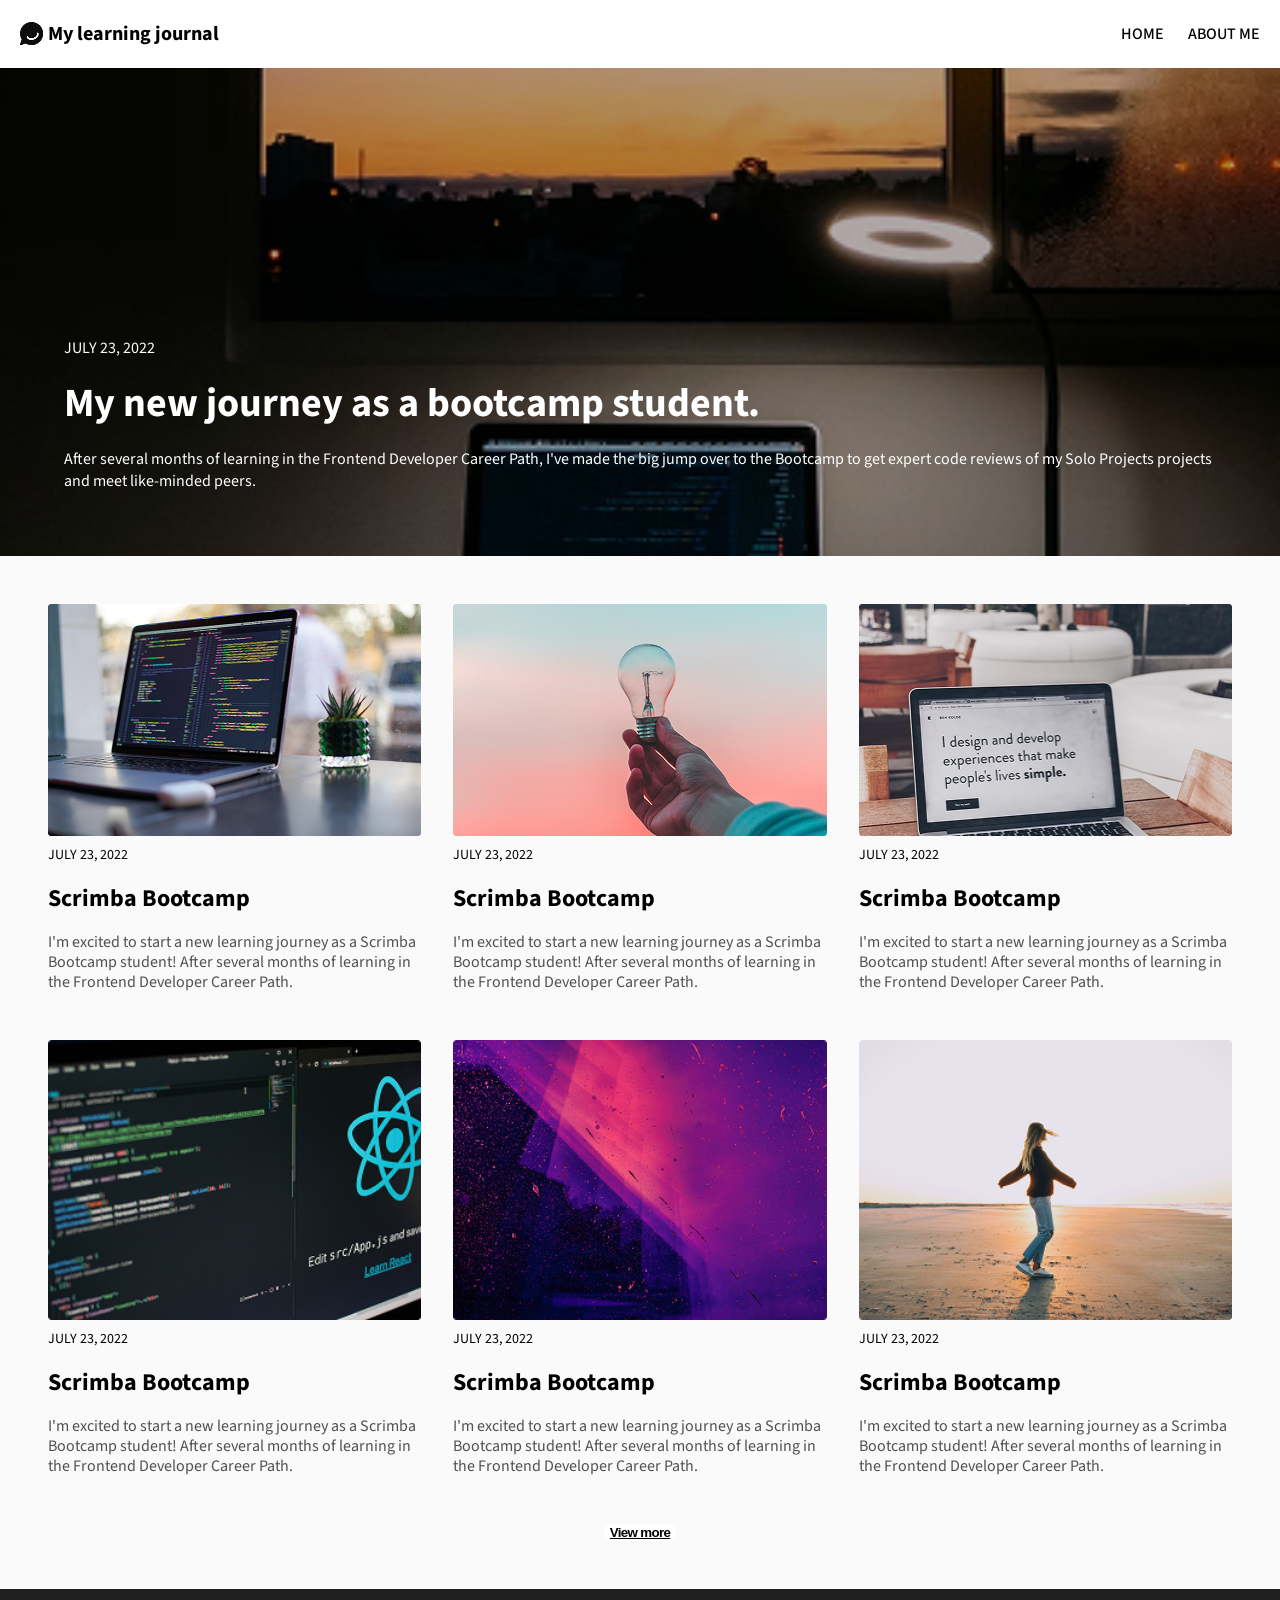
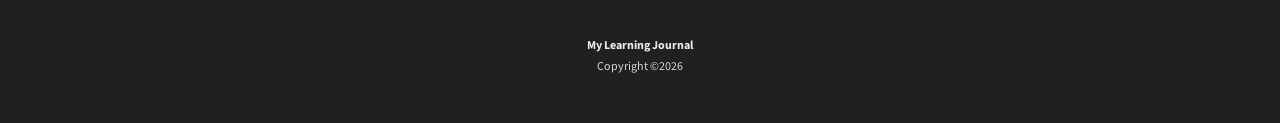
<file: index.html>
<html>

<head>
    <meta name="viewport" content="width=device-width, initial-scale=1.0">
    <link rel="preconnect" href="https://fonts.googleapis.com">
    <link rel="preconnect" href="https://fonts.gstatic.com" crossorigin>
    <link href="https://fonts.googleapis.com/css2?family=Source+Sans+3:ital,wght@0,200..900;1,200..900&display=swap"
        rel="stylesheet">
    <title>My Learning Journal</title>
    <link rel="stylesheet" href="css/style.css">
</head>

<body>
    <header>
        <img src="images/logo.png" alt="black message bubble">
        <h1>My learning journal</h1>
        <nav>
            <ul>
                 <li><a href="index.html">home</a></li>
                <li><a href="aboutme.html">about me</a></li>
            </ul>
        </nav>
    </header>
    <a  href="/blog.html">
    <div class="hero">
        <p class="date">JULY 23, 2022</p>
        <h2>My new journey as a bootcamp student.</h2>
        <p>After several months of learning in the Frontend Developer Career Path, I've made the big jump over to the Bootcamp to get expert code reviews of my Solo Projects projects and meet like-minded peers.</p>
    </div>
    </a>
    <div class="content">
        <article>
            <img src="images/article-image-03.png" alt="laptop on the desk with code editor open">
            <p class="date">JULY 23, 2022<p>
            <p class="article-title">Scrimba Bootcamp</p>
            <p class="article-content">I'm excited to start a new learning journey as a Scrimba Bootcamp student! After several months of learning in the Frontend Developer Career Path.</p>
        </article>
        <article>
            <img src="images/article-image-02.png" alt="a hand holding a light bulb whith sunset in the background">
            <p class="date">JULY 23, 2022<p>
            <p class="article-title">Scrimba Bootcamp</p>
            <p class="article-content">I'm excited to start a new learning journey as a Scrimba Bootcamp student! After several months of learning in the Frontend Developer Career Path.</p>
        </article>
        <article>
            <img src="images/article-image-01.png" alt="laptop on the desk with quote 'I design and develop experiences that make people's lives simple' open">
            <p class="date">JULY 23, 2022<p>
            <p class="article-title">Scrimba Bootcamp</p>
            <p class="article-content">I'm excited to start a new learning journey as a Scrimba Bootcamp student! After several months of learning in the Frontend Developer Career Path.</p>
        </article>
         <article>
            <img src="images/blog-image-04.png" alt="laptop on the desk with code editor open">
            <p class="date">JULY 23, 2022<p>
            <p class="article-title">Scrimba Bootcamp</p>
            <p class="article-content">I'm excited to start a new learning journey as a Scrimba Bootcamp student! After several months of learning in the Frontend Developer Career Path.</p>
        </article>
        <article>
            <img src="images/blog-image-05.png" alt="a hand holding a light bulb whith sunset in the background">
            <p class="date">JULY 23, 2022<p>
            <p class="article-title">Scrimba Bootcamp</p>
            <p class="article-content">I'm excited to start a new learning journey as a Scrimba Bootcamp student! After several months of learning in the Frontend Developer Career Path.</p>
        </article>
        <article>
            <img src="images/blog-image-06.png" alt="laptop on the desk with quote 'I design and develop experiences that make people's lives simple' open">
            <p class="date">JULY 23, 2022<p>
            <p class="article-title">Scrimba Bootcamp</p>
            <p class="article-content">I'm excited to start a new learning journey as a Scrimba Bootcamp student! After several months of learning in the Frontend Developer Career Path.</p>
        </article>
        <button class="view-more-btn">View more</button>
    </div>
    <footer>
        <p>My Learning Journal</p>
        <span>Copyright &#169;2026</span>
    </footer>
</body>

</html>
</file>
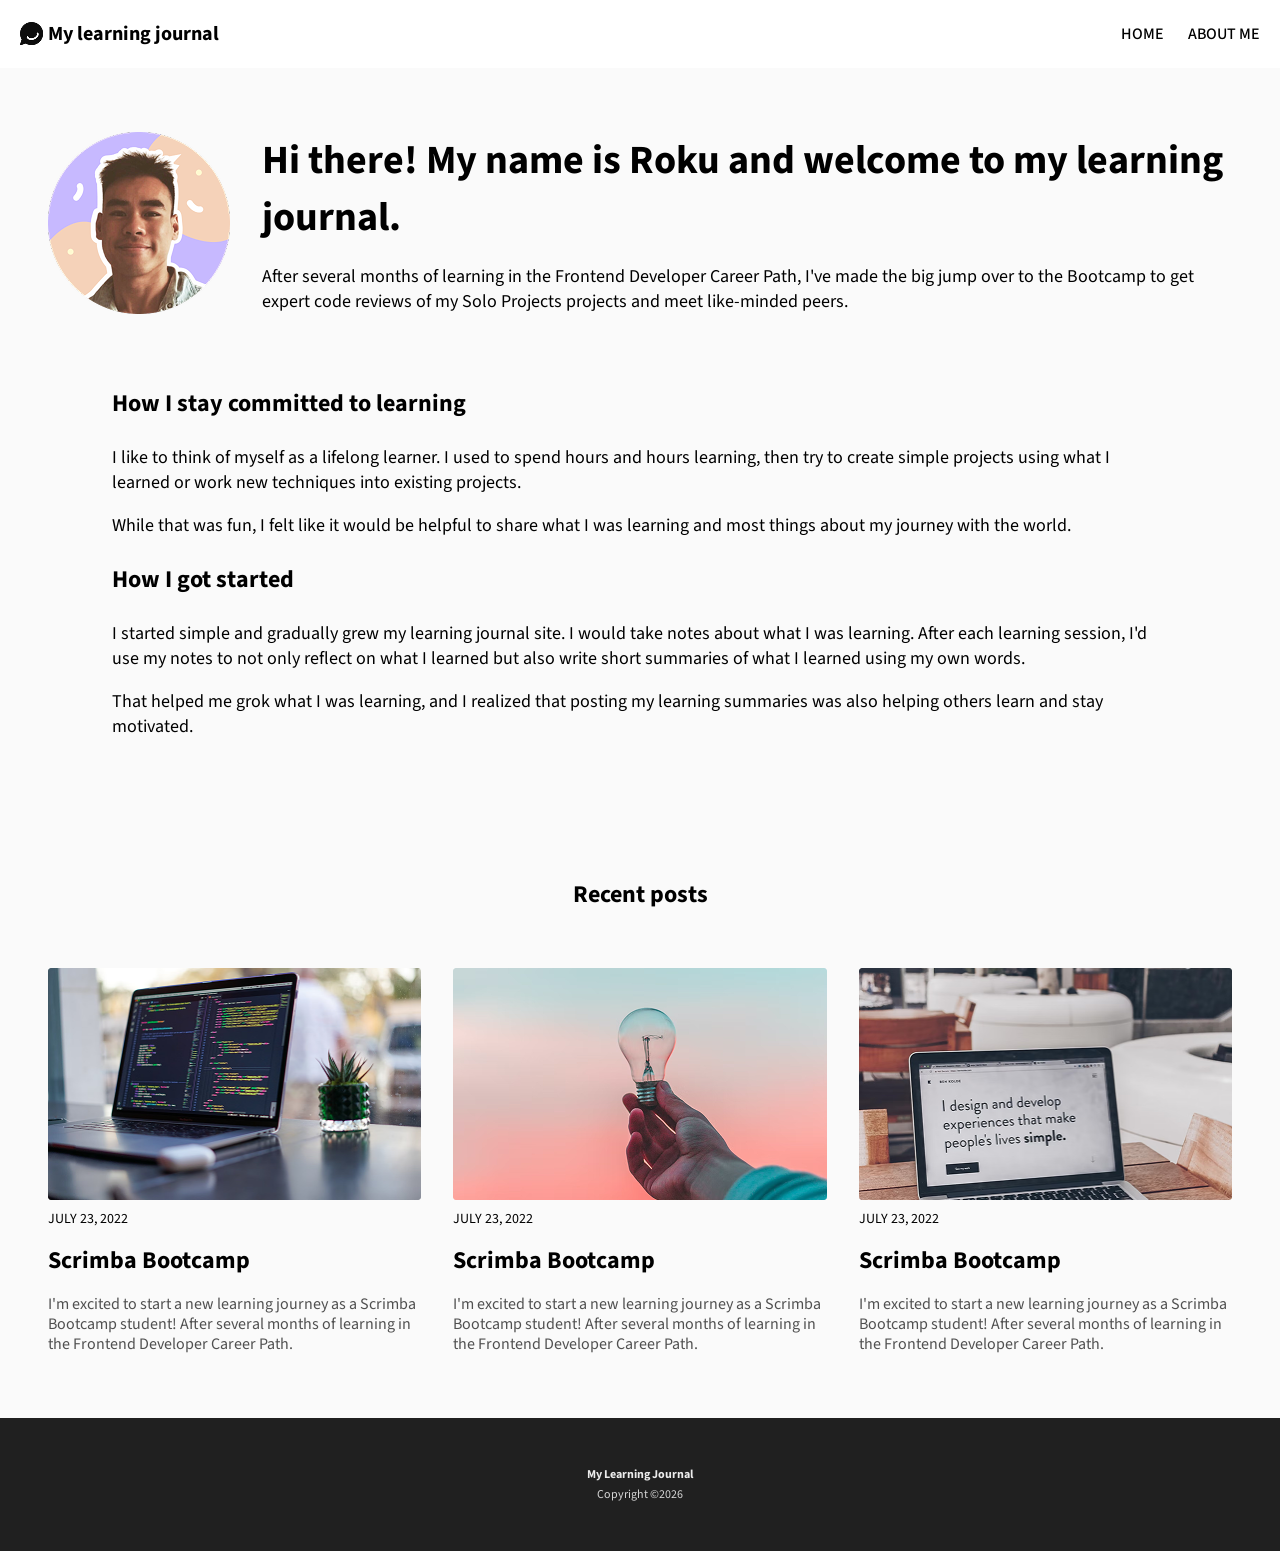
<file: aboutme.html>
<html>

<head>
    <meta name="viewport" content="width=device-width, initial-scale=1.0">
    <link rel="preconnect" href="https://fonts.googleapis.com">
    <link rel="preconnect" href="https://fonts.gstatic.com" crossorigin>
    <link href="https://fonts.googleapis.com/css2?family=Source+Sans+3:ital,wght@0,200..900;1,200..900&display=swap"
        rel="stylesheet">
    <title>My Learning Journal</title>
    <link rel="stylesheet" href="css/style.css">
</head>

<body>
    <header>
        <img src="images/logo.png" alt="black message bubble">
        <h1>My learning journal</h1>
        <nav>
            <ul>
                <li><a href="index.html">home</a></li>
                <li><a href="aboutme.html">about me</a></li>
            </ul>
        </nav>
    </header>

    <section class="aboutme">
        <div class="wrapper">
        <img src="images/avatar.png" alt="Roku">
        <div class="desc">
        <h2>Hi there! My name is Roku and welcome to my learning journal.</h2>
         <p class="featuring-article-content"> After several months of learning in the Frontend Developer Career Path,
            I've made the big jump over to the Bootcamp to get expert code reviews of my Solo Projects projects and meet
            like-minded peers.</p>
            </div>
        </div>
        
        <div class="aboutme-content">
    
        <p class="featuring-article-heading">How I stay committed to learning</p>
        <p class="featuring-article-content">I like to think of myself as a lifelong learner. I used to spend hours and
            hours learning, then try to create simple projects using what I learned or work new techniques into existing
            projects.</p>
        <p class="featuring-article-content"> While that was fun, I felt like it would be helpful to share what I was
            learning and most things about my journey with the world.</p>
        <p class="featuring-article-heading">How I got started</p>
        <p class="featuring-article-content"> I started simple and gradually grew my learning journal site. I would take
            notes about what I was learning. After each learning session, I'd use my notes to not only reflect on what I
            learned but also write short summaries of what I learned using my own words.</p>
        <p class="featuring-article-content"> That helped me grok what I was learning, and I realized that posting my
            learning summaries was also helping others learn and stay motivated.</p>
            </div>
        
    </section>
    

    <div class="content">
        
        <h3 class="center">Recent posts</h3>
        <article>
            <img src="images/article-image-03.png" alt="laptop on the desk with code editor open">
            <p class="date">JULY 23, 2022</p>
            <p class="article-title">Scrimba Bootcamp</p>
            <p class="article-content">I'm excited to start a new learning journey as a Scrimba Bootcamp student! After
                several months of learning in the Frontend Developer Career Path.</p>
        </article>
        <article>
            <img src="images/article-image-02.png" alt="a hand holding a light bulb whith sunset in the background">
            <p class="date">JULY 23, 2022
            </p>
            <p class="article-title">Scrimba Bootcamp</p>
            <p class="article-content">I'm excited to start a new learning journey as a Scrimba Bootcamp student! After
                several months of learning in the Frontend Developer Career Path.</p>
        </article>
        <article>
            <img src="images/article-image-01.png" alt="laptop on the desk with quote 'I design and develop experiences that make people's lives simple' open">
            <p class="date">JULY 23, 2022
            </p>
            <p class="article-title">Scrimba Bootcamp</p>
            <p class="article-content">I'm excited to start a new learning journey as a Scrimba Bootcamp student! After
                several months of learning in the Frontend Developer Career Path.</p>
        </article>

    </div>
    <footer>
        <p>My Learning Journal</p>
        <span>Copyright &#169;2026</span>
    </footer>
</body>

</html>
</file>
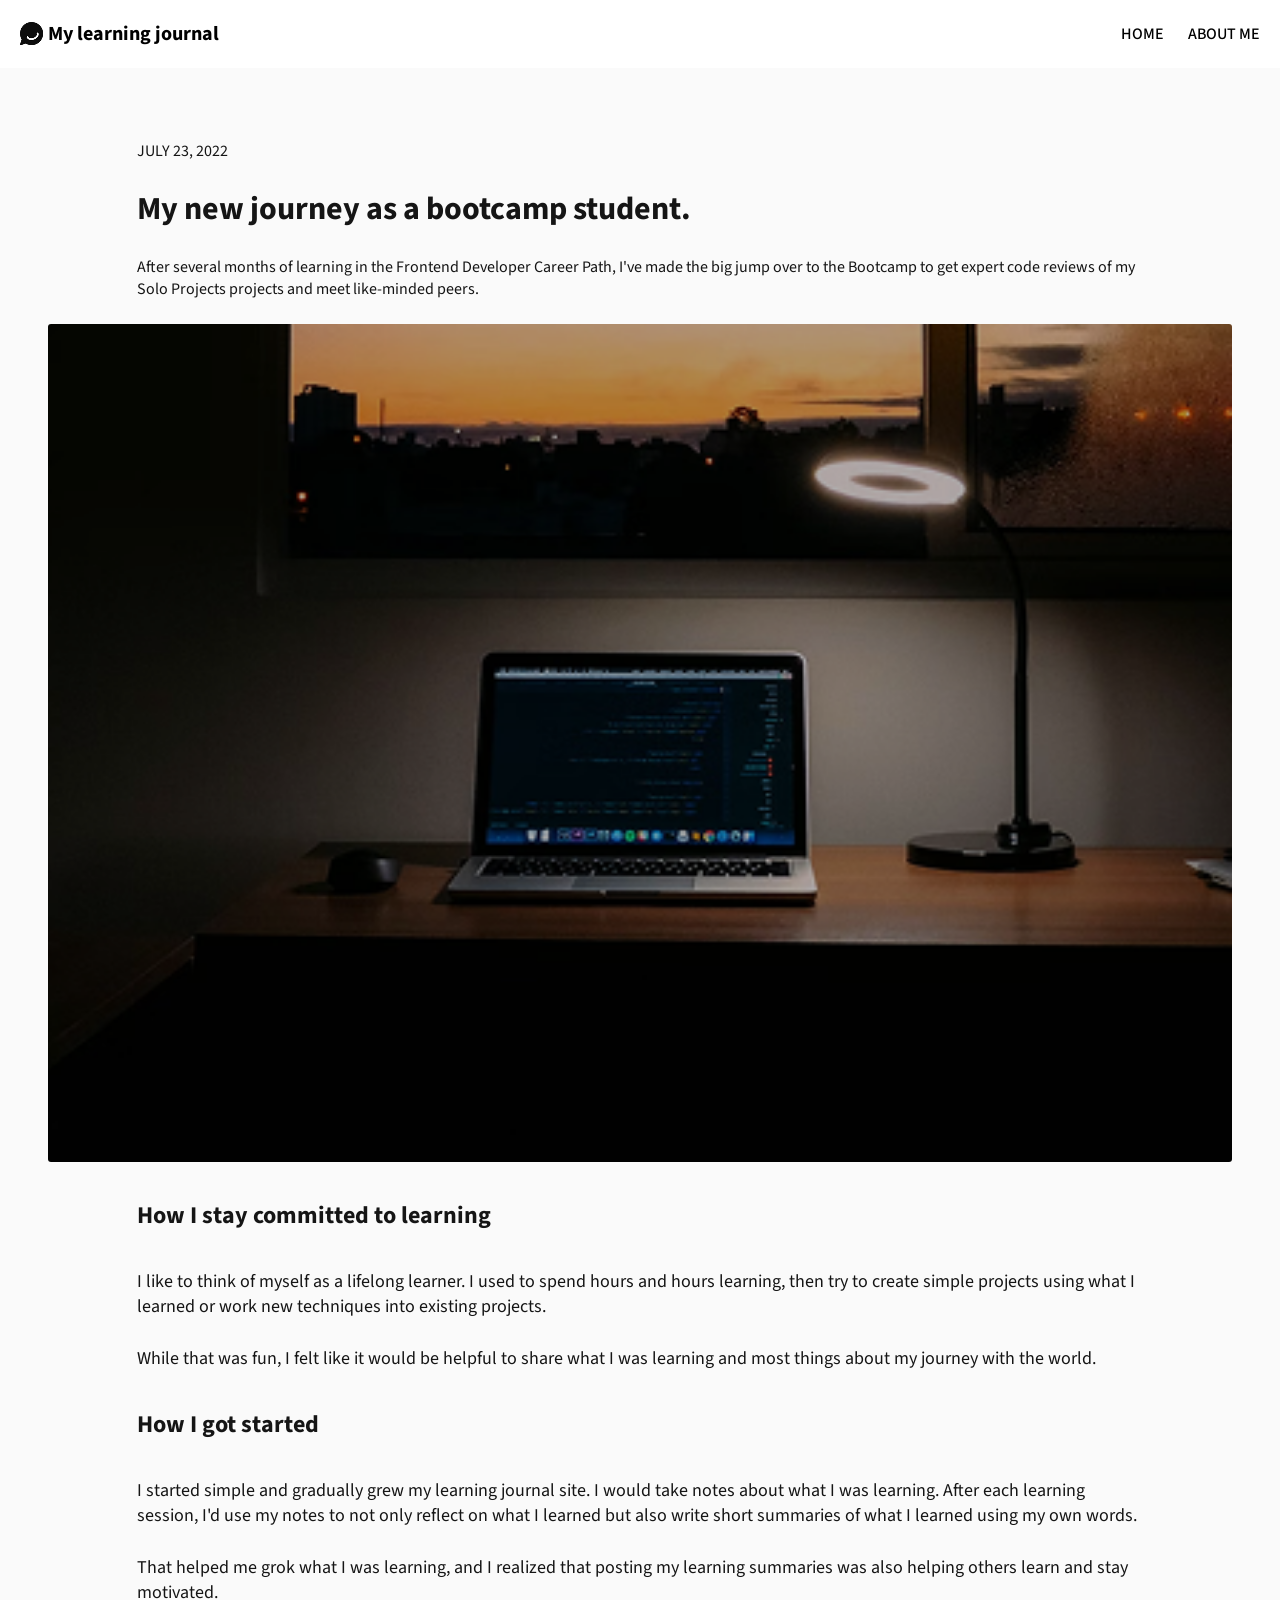
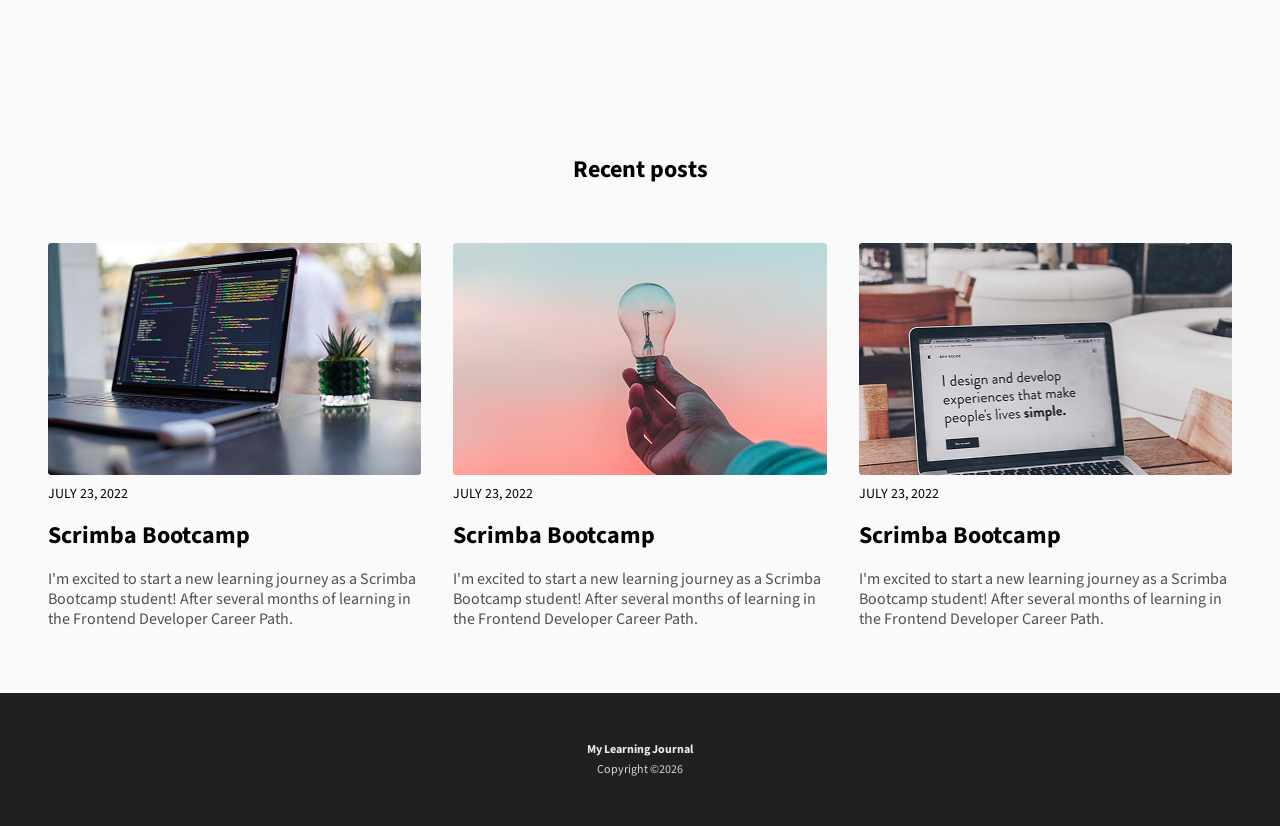
<file: blog.html>
<html>

<head>
    <meta name="viewport" content="width=device-width, initial-scale=1.0">
    <link rel="preconnect" href="https://fonts.googleapis.com">
    <link rel="preconnect" href="https://fonts.gstatic.com" crossorigin>
    <link href="https://fonts.googleapis.com/css2?family=Source+Sans+3:ital,wght@0,200..900;1,200..900&display=swap"
        rel="stylesheet">
    <title>My Learning Journal</title>
    <link rel="stylesheet" href="css/style.css">
</head>

<body>
    <header>
        <img src="images/logo.png" alt="black message bubble">
        <h1>My learning journal</h1>
        <nav>
            <ul>
                <li><a href="index.html">home</a></li>
                <li><a href="aboutme.html">about me</a></li>
            </ul>
        </nav>
    </header>

    <article class="featuring-article">
        <p class="featuring-article-date">JULY 23, 2022</p>
        <p class="featuring-article-title">My new journey as a bootcamp student.</p>
        <p class="featuring-article-content"> After several months of learning in the Frontend Developer Career Path,
            I've made the big jump over to the Bootcamp to get expert code reviews of my Solo Projects projects and meet
            like-minded peers.</p>
        <img src="images/article-image-hero.png" alt="laptop on the desk with code editor open. Lighting is ambient and there is view on the sunset in the city through the window over the desk">

        <p class="featuring-article-heading">How I stay committed to learning</p>
        <p class="featuring-article-content">I like to think of myself as a lifelong learner. I used to spend hours and
            hours learning, then try to create simple projects using what I learned or work new techniques into existing
            projects.</p>
        <p class="featuring-article-content"> While that was fun, I felt like it would be helpful to share what I was
            learning and most things about my journey with the world.</p>
        <p class="featuring-article-heading">How I got started</p>
        <p class="featuring-article-content"> I started simple and gradually grew my learning journal site. I would take
            notes about what I was learning. After each learning session, I'd use my notes to not only reflect on what I
            learned but also write short summaries of what I learned using my own words.</p>
        <p class="featuring-article-content"> That helped me grok what I was learning, and I realized that posting my
            learning summaries was also helping others learn and stay motivated.</p>

    </article>

    <div class="content">
        
        <h3 class="center">Recent posts</h3>
        <article>
            <img src="images/article-image-03.png" alt="laptop on the desk with code editor open">
            <p class="date">JULY 23, 2022</p>
            <p class="article-title">Scrimba Bootcamp</p>
            <p class="article-content">I'm excited to start a new learning journey as a Scrimba Bootcamp student! After
                several months of learning in the Frontend Developer Career Path.</p>
        </article>
        <article>
            <img src="images/article-image-02.png" alt="a hand holding a light bulb whith sunset in the background">
            <p class="date">JULY 23, 2022
            </p>
            <p class="article-title">Scrimba Bootcamp</p>
            <p class="article-content">I'm excited to start a new learning journey as a Scrimba Bootcamp student! After
                several months of learning in the Frontend Developer Career Path.</p>
        </article>
        <article>
            <img src="images/article-image-01.png" alt="laptop on the desk with quote 'I design and develop experiences that make people's lives simple' open">
            <p class="date">JULY 23, 2022
            </p>
            <p class="article-title">Scrimba Bootcamp</p>
            <p class="article-content">I'm excited to start a new learning journey as a Scrimba Bootcamp student! After
                several months of learning in the Frontend Developer Career Path.</p>
        </article>

    </div>
    <footer>
        <p>My Learning Journal</p>
        <span>Copyright &#169;2026</span>
    </footer>
</body>

</html>
</file>
<file: css/style.css>
*{
    box-sizing: border-box;
}
html, 
body {
    margin: 0;
    padding: 0;
    font-family: "Source Sans 3", sans-serif;
}
body {
    min-height: 100vh;
    display: flex;
    flex-direction: column;
    background-color: #FAFAFA;
    
}
header{
  display: flex;
  align-items: center; 
  padding: 1.25em;
  gap:0.25em ;
  background-color: #fff;
}
h1{
    margin: 0;
    font-size: 0.875rem;
    cursor: pointer;
}

nav {
    margin-left: auto;
}

ul {
    margin: 0;
    padding: 0;
    list-style-type: none;
    display: flex;
    gap: 1.5em;
}
li{
    text-transform: uppercase;
    font-size: 0.75rem;
    font-weight: 500;
}
a {
    text-decoration: none;
    color: inherit;
}
li:hover{
    color:#444;
    cursor: pointer;
}

.hero {
    background-color: #371e11;
    background-image: url('../images/article-image-hero.png');
    min-height: 293px;
    background-size: cover;
    color: white;
    display: flex;
    flex-direction: column;
    justify-content: end;
    padding: 1.25em 1.5em;
}
h2 {
    margin:0;
    font-size: 2rem;
}
.center {
    text-align: center;
}
.hero p{
    margin-bottom: 0;
}
.hero .date, .featuring-article-date {
    font-size: .75em;
    margin-bottom: 1em;
}
.content {
    padding: 1.5em 1.2em;
    display: grid;
    grid-template-columns: 1fr;
    justify-content: center;
    gap: 1rem;
}
.content img, .featuring-article img {
    width: 100%;
}

.date {
    font-size: 0.875em;
    margin-top: 0.65em;
}
.article-title {
    font-size: 1.5rem;
    font-weight: bold;
    margin: 0;
}
.article-content {
    line-height: 1.25em;
    color: #505050;
}
article {
    cursor: pointer;    
}
button {
    background-color: #fff;
    border: none;
    text-decoration: underline;
    font-weight: 700;
    letter-spacing: -.05em;
    width: fit-content;
    margin: 0 auto;
}

footer {
    background-color: #202020;
   display: flex;
   flex-direction: column;
   justify-content: center;
   align-items: center;
   padding: 3em 0;
    margin-top: auto;
}
footer p {
    margin: 0;
    color: #ECECEC;
    font-weight: bold;
    font-size: 0.75rem;
    
}
footer span {
    margin-top: .3em;
    color: #D7D7D7;
    font-size: 0.75rem;
}

.featuring-article {
    padding: 1.5em 1.2em;
}
.featuring-article-title {
    font-size: 2rem;
    font-weight: bold;
    margin-top: 0;
    margin-bottom: 0;
}
.featuring-article-content {
    font-size: 1rem;
}
.featuring-article-heading {
    font-weight: bold;
}
.featuring-article p {
    color: #151515;
    
}
.featuring-article img {
    border-radius: 3px;
}
.featuring-article {
    cursor: auto;
}
.aboutme {
        padding: 1.5em 1.2em;

}
.aboutme p:first-of-type {
    margin-bottom: 2.5em;
}
@media (min-width:768px) {
    .hero {
        min-height: 488px;
        padding: 4em;
    }
    .hero .date {
        font-size: 1rem;
    }
    h2 {
        font-size: 2.5rem;
    }
    .hero p {
        font-size: 1rem;
    }
    h1 {
        font-size: 1.25rem;
    }
    li {
        font-size: 1rem;
    }
    .content {
        grid-template-columns: 1fr 1fr 1fr;
        gap:2em;
        padding: 3em;
    }
    .content button {
        grid-column: span 3;
    }
    .featuring-article {
        padding: 3em;
    }
    .featuring-article p {
        width: 85%;
        margin: 1.5em auto;
    }

    .featuring-article-content {
        font-size: 1.125rem;
    }
    .featuring-article-heading {
        font-size: 1.5rem;
    }
    .featuring-article .featuring-article-title {
        margin: 0 auto;
    }
    .featuring-article-date{
        font-size: 1rem;
    }
    .content h3 {
        grid-column: span 3;
        font-size: 1.5rem;
    }
    .featuring-article p:nth-child(3) {
        font-size: 1rem;
    }
    .wrapper {
        display: flex;
        gap:2em;
        justify-content: start;
        margin-top: 4em;
        align-items: center;
        
    }
    .aboutme {
        padding: 0 3em;
    }
    .desc p:first-of-type {
        margin-bottom: 0;
    }
    .desc{
        display: flex;
        flex-direction: column;
        align-items: start;
        justify-content: center;
    }
    .wrapper .img {
        aspect-ratio: 1;
    }
    .aboutme-content {
        padding: 3em 4em;
    }
     .aboutme-content p:first-of-type {
        margin-bottom: 1em;
     }
}
</file>
